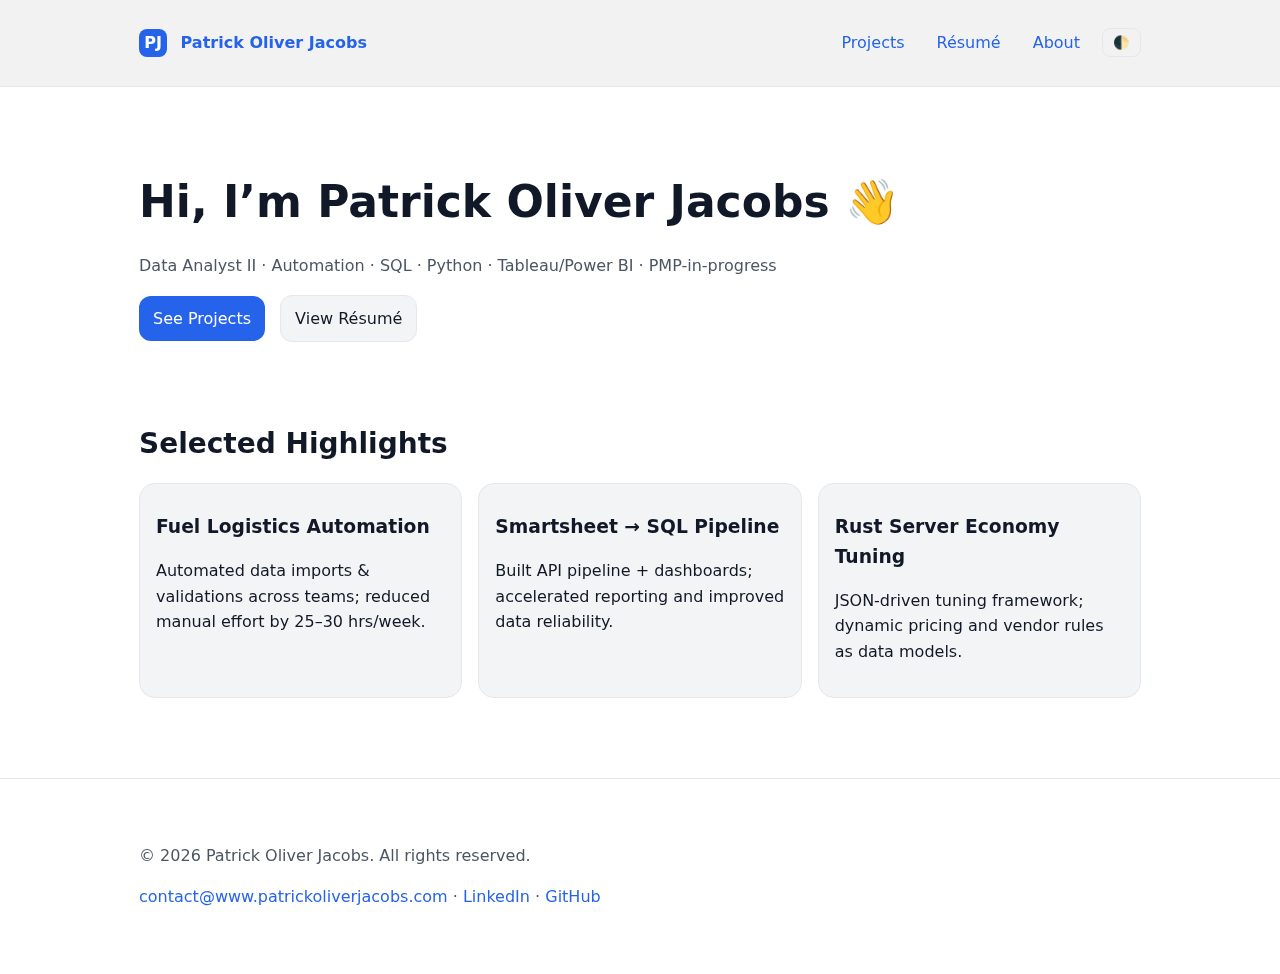
<file: index.html>
<!doctype html>
<html lang="en">
  <head>
    <meta charset="utf-8" />
<meta name="viewport" content="width=device-width, initial-scale=1" />
<title>Patrick Oliver Jacobs — Data Analyst & Builder</title>
<meta name="description" content="Portfolio and résumé of Patrick Oliver Jacobs: data analysis, automation, dashboards, and side projects." />
<link rel="canonical" href="https://www.patrickoliverjacobs.com/" />
<meta property="og:title" content="Patrick Oliver Jacobs — Portfolio" />
<meta property="og:description" content="Projects, résumé, and contact." />
<meta property="og:type" content="website" />
<meta property="og:url" content="https://www.patrickoliverjacobs.com/" />
<link rel="icon" href="/assets/images/favicon.ico" />
<link rel="stylesheet" href="/assets/css/style.css" />
<script defer src="/assets/js/main.js"></script>
  </head>
  <body>
    <header class="site-header">
  <div class="container">
    <a class="brand" href="/"><span class="logo">PJ</span> Patrick Oliver Jacobs</a>
    <nav>
      <a href="/projects.html">Projects</a>
      <a href="/resume.html">Résumé</a>
      <a href="/about.html">About</a>
      <button id="themeToggle" aria-label="Toggle theme" title="Toggle theme">🌓</button>
    </nav>
  </div>
</header>
    <main class="container home">
      <section class="hero">
        <h1>Hi, I’m Patrick Oliver Jacobs 👋</h1>
        <p class="tagline">Data Analyst II · Automation · SQL · Python · Tableau/Power BI · PMP-in-progress</p>
        <div class="cta">
          <a class="btn" href="/projects.html">See Projects</a>
          <a class="btn secondary" href="/resume.html">View Résumé</a>
        </div>
      </section>
      <section class="highlights">
        <h2>Selected Highlights</h2>
        <ul class="cards">
          <li class="card">
            <h3>Fuel Logistics Automation</h3>
            <p>Automated data imports & validations across teams; reduced manual effort by 25–30 hrs/week.</p>
          </li>
          <li class="card">
            <h3>Smartsheet → SQL Pipeline</h3>
            <p>Built API pipeline + dashboards; accelerated reporting and improved data reliability.</p>
          </li>
          <li class="card">
            <h3>Rust Server Economy Tuning</h3>
            <p>JSON-driven tuning framework; dynamic pricing and vendor rules as data models.</p>
          </li>
        </ul>
      </section>
    </main>
    <footer class="site-footer">
  <div class="container">
    <p>© <span id="year"></span> Patrick Oliver Jacobs. All rights reserved.</p>
    <p>
      <a href="mailto:contact@www.patrickoliverjacobs.com">contact@www.patrickoliverjacobs.com</a> ·
      <a href="https://www.linkedin.com/in/patrickoliverjacobs" target="_blank" rel="noopener">LinkedIn</a> ·
      <a href="https://github.com/patrickoliverjacobs" target="_blank" rel="noopener">GitHub</a>
    </p>
  </div>
</footer>
  </body>
</html>
</file>
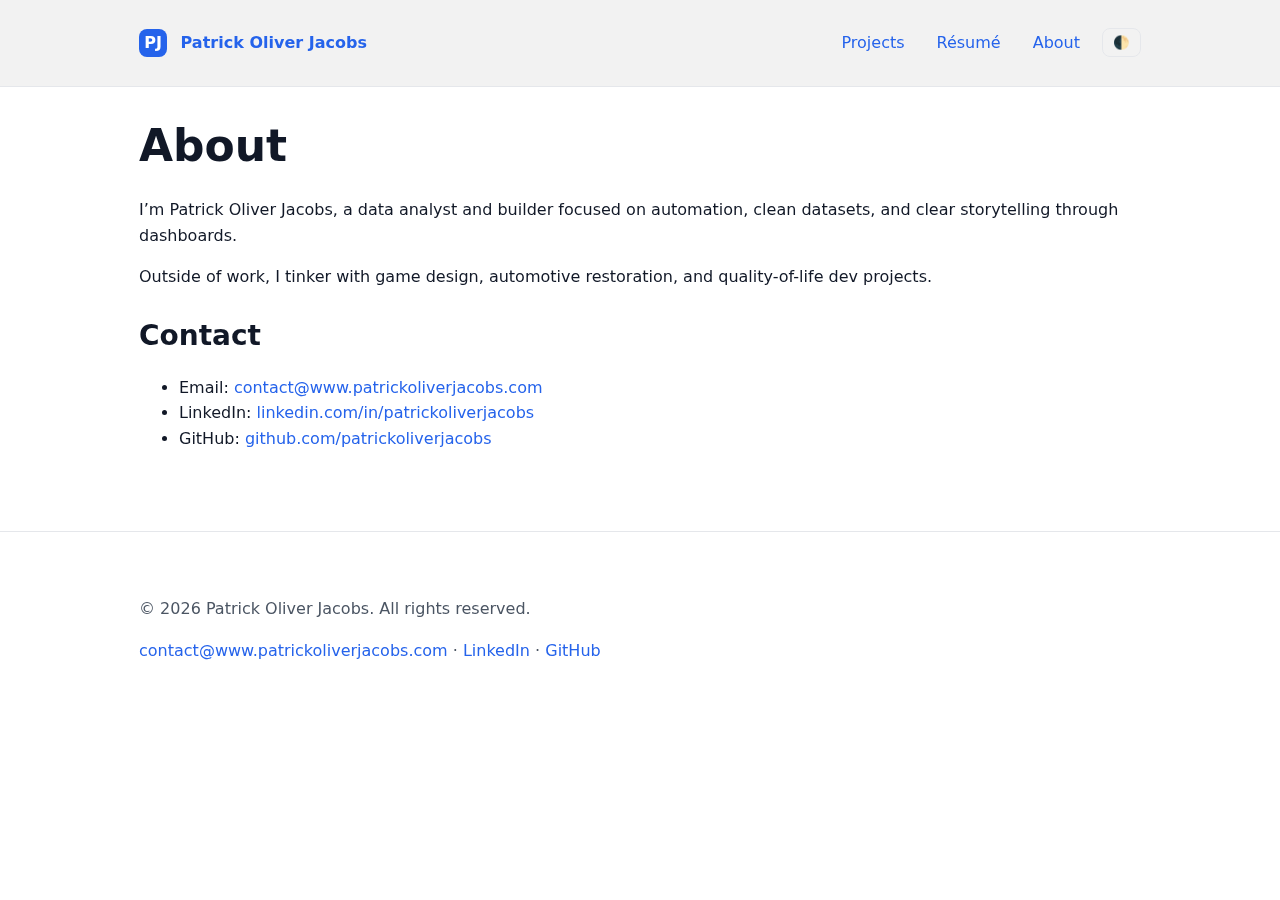
<file: about.html>
<!doctype html>
<html lang="en">
  <head>
    <meta charset="utf-8" />
<meta name="viewport" content="width=device-width, initial-scale=1" />
<title>Patrick Oliver Jacobs — Data Analyst & Builder</title>
<meta name="description" content="Portfolio and résumé of Patrick Oliver Jacobs: data analysis, automation, dashboards, and side projects." />
<link rel="canonical" href="https://www.patrickoliverjacobs.com/" />
<meta property="og:title" content="Patrick Oliver Jacobs — Portfolio" />
<meta property="og:description" content="Projects, résumé, and contact." />
<meta property="og:type" content="website" />
<meta property="og:url" content="https://www.patrickoliverjacobs.com/" />
<link rel="icon" href="/assets/images/favicon.ico" />
<link rel="stylesheet" href="/assets/css/style.css" />
<script defer src="/assets/js/main.js"></script>
  </head>
  <body>
    <header class="site-header">
  <div class="container">
    <a class="brand" href="/"><span class="logo">PJ</span> Patrick Oliver Jacobs</a>
    <nav>
      <a href="/projects.html">Projects</a>
      <a href="/resume.html">Résumé</a>
      <a href="/about.html">About</a>
      <button id="themeToggle" aria-label="Toggle theme" title="Toggle theme">🌓</button>
    </nav>
  </div>
</header>
    <main class="container">
      <h1>About</h1>
      <p>I’m Patrick Oliver Jacobs, a data analyst and builder focused on automation, clean datasets, and clear storytelling through dashboards.</p>
      <p>Outside of work, I tinker with game design, automotive restoration, and quality-of-life dev projects.</p>
      <h2>Contact</h2>
      <ul>
        <li>Email: <a href="mailto:contact@www.patrickoliverjacobs.com">contact@www.patrickoliverjacobs.com</a></li>
        <li>LinkedIn: <a href="https://www.linkedin.com/in/patrickoliverjacobs" target="_blank" rel="noopener">linkedin.com/in/patrickoliverjacobs</a></li>
        <li>GitHub: <a href="https://github.com/patrickoliverjacobs" target="_blank" rel="noopener">github.com/patrickoliverjacobs</a></li>
      </ul>
    </main>
    <footer class="site-footer">
  <div class="container">
    <p>© <span id="year"></span> Patrick Oliver Jacobs. All rights reserved.</p>
    <p>
      <a href="mailto:contact@www.patrickoliverjacobs.com">contact@www.patrickoliverjacobs.com</a> ·
      <a href="https://www.linkedin.com/in/patrickoliverjacobs" target="_blank" rel="noopener">LinkedIn</a> ·
      <a href="https://github.com/patrickoliverjacobs" target="_blank" rel="noopener">GitHub</a>
    </p>
  </div>
</footer>
  </body>
</html>
</file>
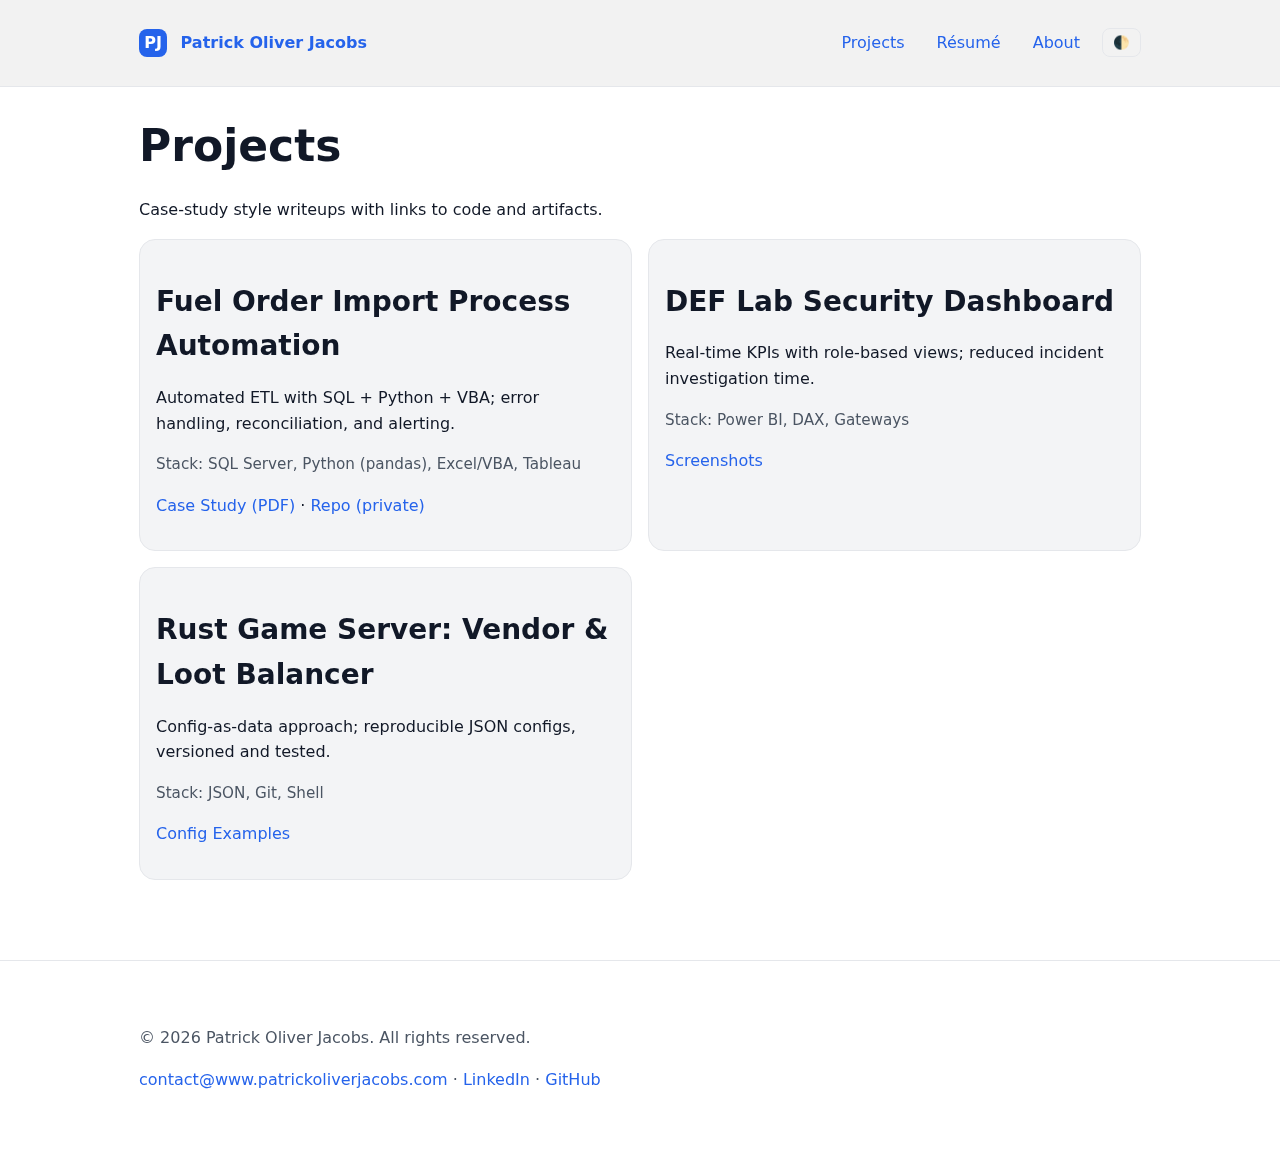
<file: projects.html>
<!doctype html>
<html lang="en">
  <head>
    <meta charset="utf-8" />
<meta name="viewport" content="width=device-width, initial-scale=1" />
<title>Patrick Oliver Jacobs — Data Analyst & Builder</title>
<meta name="description" content="Portfolio and résumé of Patrick Oliver Jacobs: data analysis, automation, dashboards, and side projects." />
<link rel="canonical" href="https://www.patrickoliverjacobs.com/" />
<meta property="og:title" content="Patrick Oliver Jacobs — Portfolio" />
<meta property="og:description" content="Projects, résumé, and contact." />
<meta property="og:type" content="website" />
<meta property="og:url" content="https://www.patrickoliverjacobs.com/" />
<link rel="icon" href="/assets/images/favicon.ico" />
<link rel="stylesheet" href="/assets/css/style.css" />
<script defer src="/assets/js/main.js"></script>
  </head>
  <body>
    <header class="site-header">
  <div class="container">
    <a class="brand" href="/"><span class="logo">PJ</span> Patrick Oliver Jacobs</a>
    <nav>
      <a href="/projects.html">Projects</a>
      <a href="/resume.html">Résumé</a>
      <a href="/about.html">About</a>
      <button id="themeToggle" aria-label="Toggle theme" title="Toggle theme">🌓</button>
    </nav>
  </div>
</header>
    <main class="container">
      <h1>Projects</h1>
      <p>Case-study style writeups with links to code and artifacts.</p>
      <ul class="grid projects">
        <li class="project">
          <h2>Fuel Order Import Process Automation</h2>
          <p>Automated ETL with SQL + Python + VBA; error handling, reconciliation, and alerting.</p>
          <p class="meta">Stack: SQL Server, Python (pandas), Excel/VBA, Tableau</p>
          <p><a href="#" target="_blank" rel="noopener">Case Study (PDF)</a> · <a href="#" target="_blank" rel="noopener">Repo (private)</a></p>
        </li>
        <li class="project">
          <h2>DEF Lab Security Dashboard</h2>
          <p>Real-time KPIs with role-based views; reduced incident investigation time.</p>
          <p class="meta">Stack: Power BI, DAX, Gateways</p>
          <p><a href="#" target="_blank" rel="noopener">Screenshots</a></p>
        </li>
        <li class="project">
          <h2>Rust Game Server: Vendor & Loot Balancer</h2>
          <p>Config-as-data approach; reproducible JSON configs, versioned and tested.</p>
          <p class="meta">Stack: JSON, Git, Shell</p>
          <p><a href="#" target="_blank" rel="noopener">Config Examples</a></p>
        </li>
      </ul>
    </main>
    <footer class="site-footer">
  <div class="container">
    <p>© <span id="year"></span> Patrick Oliver Jacobs. All rights reserved.</p>
    <p>
      <a href="mailto:contact@www.patrickoliverjacobs.com">contact@www.patrickoliverjacobs.com</a> ·
      <a href="https://www.linkedin.com/in/patrickoliverjacobs" target="_blank" rel="noopener">LinkedIn</a> ·
      <a href="https://github.com/patrickoliverjacobs" target="_blank" rel="noopener">GitHub</a>
    </p>
  </div>
</footer>
  </body>
</html>
</file>
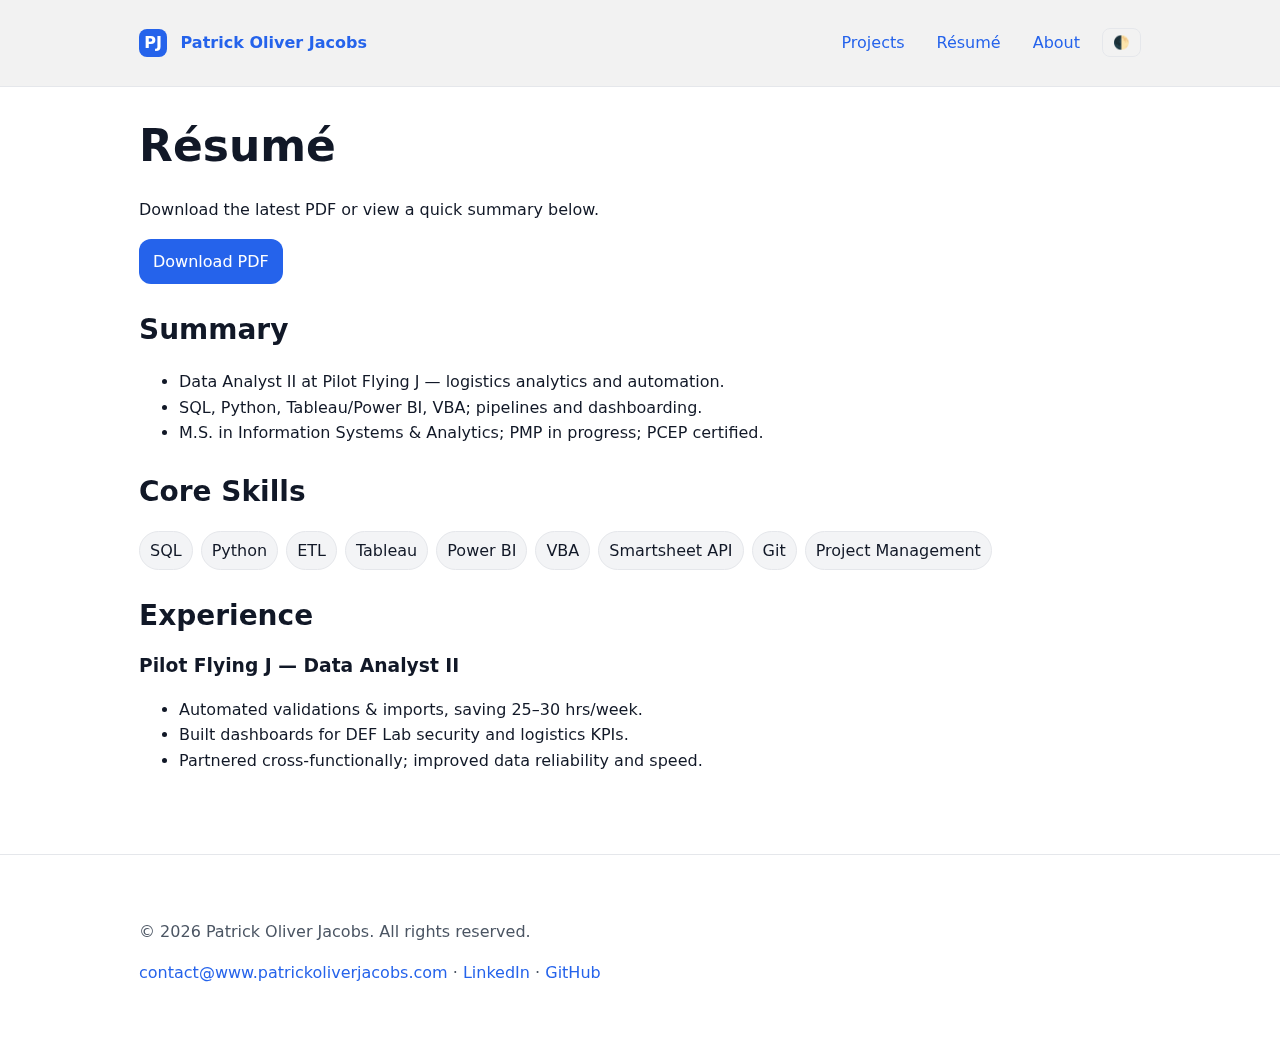
<file: resume.html>
<!doctype html>
<html lang="en">
  <head>
    <meta charset="utf-8" />
<meta name="viewport" content="width=device-width, initial-scale=1" />
<title>Patrick Oliver Jacobs — Data Analyst & Builder</title>
<meta name="description" content="Portfolio and résumé of Patrick Oliver Jacobs: data analysis, automation, dashboards, and side projects." />
<link rel="canonical" href="https://www.patrickoliverjacobs.com/" />
<meta property="og:title" content="Patrick Oliver Jacobs — Portfolio" />
<meta property="og:description" content="Projects, résumé, and contact." />
<meta property="og:type" content="website" />
<meta property="og:url" content="https://www.patrickoliverjacobs.com/" />
<link rel="icon" href="/assets/images/favicon.ico" />
<link rel="stylesheet" href="/assets/css/style.css" />
<script defer src="/assets/js/main.js"></script>
  </head>
  <body>
    <header class="site-header">
  <div class="container">
    <a class="brand" href="/"><span class="logo">PJ</span> Patrick Oliver Jacobs</a>
    <nav>
      <a href="/projects.html">Projects</a>
      <a href="/resume.html">Résumé</a>
      <a href="/about.html">About</a>
      <button id="themeToggle" aria-label="Toggle theme" title="Toggle theme">🌓</button>
    </nav>
  </div>
</header>
    <main class="container">
      <h1>Résumé</h1>
      <p>Download the latest PDF or view a quick summary below.</p>
      <p><a class="btn" href="/assets/Patrick_Jacobs_Resume.pdf" target="_blank" rel="noopener">Download PDF</a></p>
      <section class="resume-summary">
        <h2>Summary</h2>
        <ul>
          <li>Data Analyst II at Pilot Flying J — logistics analytics and automation.</li>
          <li>SQL, Python, Tableau/Power BI, VBA; pipelines and dashboarding.</li>
          <li>M.S. in Information Systems & Analytics; PMP in progress; PCEP certified.</li>
        </ul>
        <h2>Core Skills</h2>
        <ul class="chips">
          <li>SQL</li><li>Python</li><li>ETL</li><li>Tableau</li><li>Power BI</li>
          <li>VBA</li><li>Smartsheet API</li><li>Git</li><li>Project Management</li>
        </ul>
        <h2>Experience</h2>
        <h3>Pilot Flying J — Data Analyst II</h3>
        <ul>
          <li>Automated validations & imports, saving 25–30 hrs/week.</li>
          <li>Built dashboards for DEF Lab security and logistics KPIs.</li>
          <li>Partnered cross-functionally; improved data reliability and speed.</li>
        </ul>
      </section>
    </main>
    <footer class="site-footer">
  <div class="container">
    <p>© <span id="year"></span> Patrick Oliver Jacobs. All rights reserved.</p>
    <p>
      <a href="mailto:contact@www.patrickoliverjacobs.com">contact@www.patrickoliverjacobs.com</a> ·
      <a href="https://www.linkedin.com/in/patrickoliverjacobs" target="_blank" rel="noopener">LinkedIn</a> ·
      <a href="https://github.com/patrickoliverjacobs" target="_blank" rel="noopener">GitHub</a>
    </p>
  </div>
</footer>
  </body>
</html>
</file>
<file: assets/css/style.css>
:root{
  --bg: #0b0c10;
  --fg: #e5e7eb;
  --muted:#9ca3af;
  --card:#111827;
  --accent:#60a5fa;
  --accent-2:#34d399;
  --border:#1f2937;
}

:root.light{
  --bg:#ffffff;
  --fg:#111827;
  --muted:#4b5563;
  --card:#f3f4f6;
  --accent:#2563eb;
  --accent-2:#059669;
  --border:#e5e7eb;
}

*{box-sizing:border-box}
html,body{margin:0;padding:0}
body{
  background:var(--bg);
  color:var(--fg);
  font-family: ui-sans-serif, system-ui, -apple-system, Segoe UI, Roboto, Helvetica, Arial, "Apple Color Emoji","Segoe UI Emoji";
  line-height:1.6;
}

.container{max-width:1050px;margin:0 auto;padding:24px}
a{color:var(--accent);text-decoration:none}
a:hover{text-decoration:underline}

.site-header{
  border-bottom:1px solid var(--border);
  background:rgba(0,0,0,0.05);
  position:sticky;top:0;backdrop-filter:saturate(180%) blur(8px);z-index:50
}
.site-header .container{display:flex;align-items:center;justify-content:space-between;gap:16px}
.brand{font-weight:700}
.logo{display:inline-grid;place-items:center;width:28px;height:28px;border-radius:8px;background:var(--accent);color:white;margin-right:8px;font-weight:900}

nav{display:flex;gap:12px;align-items:center}
nav a{padding:6px 10px;border-radius:8px}
nav a:hover{background:var(--card)}
#themeToggle{border:1px solid var(--border);background:transparent;color:var(--fg);padding:6px 10px;border-radius:8px;cursor:pointer}

.site-footer{
  margin-top:40px;border-top:1px solid var(--border);padding:24px 0;color:var(--muted)
}

.home .hero{padding:56px 0}
h1{font-size:clamp(28px,5vw,44px);margin:0 0 12px}
h2{font-size:clamp(20px,3vw,28px);margin:24px 0 8px}
h3{margin:12px 0 4px}

.tagline{color:var(--muted)}
.btn{display:inline-block;background:var(--accent);color:white;padding:10px 14px;border-radius:12px;margin-right:10px}
.btn.secondary{background:var(--card);border:1px solid var(--border);color:var(--fg)}

.cards{list-style:none;display:grid;grid-template-columns:repeat(auto-fit,minmax(240px,1fr));gap:16px;padding:0}
.card{background:var(--card);border:1px solid var(--border);border-radius:16px;padding:16px}

.grid.projects{list-style:none;display:grid;grid-template-columns:1fr;gap:16px;padding:0}
.project{background:var(--card);border:1px solid var(--border);border-radius:16px;padding:16px}
.meta{color:var(--muted);font-size:0.95rem}

.resume-summary .chips{display:flex;flex-wrap:wrap;gap:8px;padding-left:0;list-style:none}
.resume-summary .chips li{background:var(--card);border:1px solid var(--border);padding:6px 10px;border-radius:999px}

@media (min-width: 820px){
  .grid.projects{grid-template-columns:repeat(2,1fr)}
}
</file>
